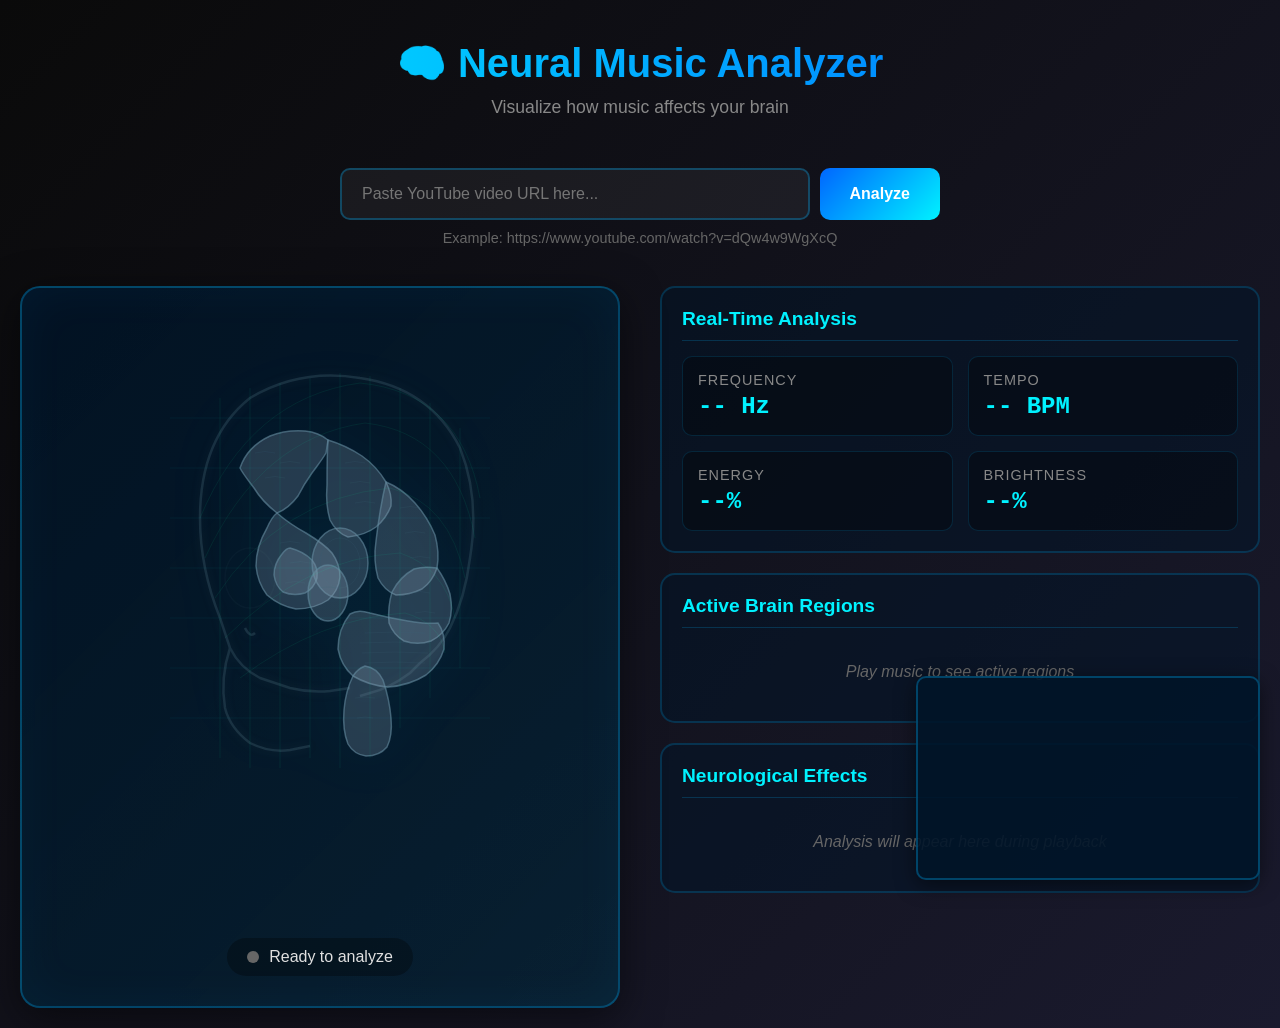
<file: music-neuro-app/index.html>
<!DOCTYPE html>
<html lang="en">
<head>
    <meta charset="UTF-8">
    <meta name="viewport" content="width=device-width, initial-scale=1.0">
    <title>Neural Music Analyzer</title>
    <link rel="stylesheet" href="styles.css">
</head>
<body>
    <div class="container">
        <header>
            <h1>🧠 Neural Music Analyzer</h1>
            <p class="subtitle">Visualize how music affects your brain</p>
        </header>

        <div class="input-section">
            <div class="input-group">
                <input type="text" id="youtube-url" placeholder="Paste YouTube video URL here..." />
                <button id="analyze-btn">Analyze</button>
            </div>
            <p class="hint">Example: https://www.youtube.com/watch?v=dQw4w9WgXcQ</p>
        </div>

        <div class="main-content">
            <!-- Brain Visualization - Side Profile -->
            <div class="brain-container">
                <svg id="brain-svg" viewBox="0 0 500 600" xmlns="http://www.w3.org/2000/svg">
                    <!-- Define gradients for 3D effect -->
                    <defs>
                        <radialGradient id="skullGradient">
                            <stop offset="0%" style="stop-color:#3a3a3a;stop-opacity:0.3" />
                            <stop offset="100%" style="stop-color:#1a1a1a;stop-opacity:0.5" />
                        </radialGradient>

                        <linearGradient id="brainGradient" x1="0%" y1="0%" x2="100%" y2="100%">
                            <stop offset="0%" style="stop-color:#004466;stop-opacity:0.2" />
                            <stop offset="100%" style="stop-color:#001122;stop-opacity:0.4" />
                        </linearGradient>

                        <!-- Glow filters for active regions -->
                        <filter id="glow-low">
                            <feGaussianBlur stdDeviation="3" result="coloredBlur"/>
                            <feMerge>
                                <feMergeNode in="coloredBlur"/>
                                <feMergeNode in="SourceGraphic"/>
                            </feMerge>
                        </filter>

                        <filter id="glow-medium">
                            <feGaussianBlur stdDeviation="5" result="coloredBlur"/>
                            <feMerge>
                                <feMergeNode in="coloredBlur"/>
                                <feMergeNode in="SourceGraphic"/>
                            </feMerge>
                        </filter>

                        <filter id="glow-high">
                            <feGaussianBlur stdDeviation="8" result="coloredBlur"/>
                            <feMerge>
                                <feMergeNode in="coloredBlur"/>
                                <feMergeNode in="SourceGraphic"/>
                            </feMerge>
                        </filter>
                    </defs>

                    <!-- Skull Outline - Side Profile -->
                    <g id="skull-structure" opacity="0.4">
                        <!-- Main cranium -->
                        <path class="skull-bone"
                              d="M 150 300
                                 Q 130 250 130 200
                                 Q 130 120 180 80
                                 Q 230 50 290 60
                                 Q 360 70 390 130
                                 Q 410 180 400 240
                                 Q 395 280 380 310
                                 Q 370 330 350 345
                                 L 340 355
                                 Q 320 370 300 375
                                 L 290 378"
                              fill="none" stroke="#2a4a5a" stroke-width="2.5"/>

                        <!-- Facial structure -->
                        <path class="skull-bone"
                              d="M 150 300
                                 L 160 330
                                 Q 170 350 190 360
                                 L 220 370
                                 Q 240 375 260 373
                                 L 280 370"
                              fill="none" stroke="#2a4a5a" stroke-width="2"/>

                        <!-- Jaw -->
                        <path class="skull-bone"
                              d="M 160 330
                                 Q 150 360 155 390
                                 Q 160 410 180 425
                                 Q 200 435 220 432
                                 L 240 428"
                              fill="none" stroke="#2a4a5a" stroke-width="2"/>

                        <!-- Eye socket -->
                        <ellipse cx="180" cy="260" rx="25" ry="30"
                                 fill="none" stroke="#2a4a5a" stroke-width="1.5" opacity="0.3"/>

                        <!-- Nasal cavity -->
                        <path class="skull-bone"
                              d="M 175 310 Q 180 320 185 315"
                              fill="none" stroke="#2a4a5a" stroke-width="1.5"/>
                    </g>

                    <!-- Brain Structure - Detailed Realistic Side Profile -->
                    <g id="brain-structure">
                        <!-- Frontal Lobe with gyri (folding) details -->
                        <g id="prefrontal-cortex-group" class="brain-region-group">
                            <path id="prefrontal-cortex" class="brain-region brain-tissue"
                                  d="M 170 150
                                     C 175 135, 185 125, 200 118
                                     C 210 114, 222 112, 235 113
                                     C 245 114, 252 117, 258 122
                                     L 256 135
                                     C 252 142, 247 148, 242 155
                                     C 237 162, 232 170, 228 178
                                     C 222 186, 215 192, 207 195
                                     C 198 188, 190 180, 184 170
                                     C 178 162, 173 156, 170 150 Z"
                                  data-region="Prefrontal Cortex"
                                  data-function="Musical anticipation, emotional regulation & decision-making"/>
                            <!-- Gyri details (folds) -->
                            <path class="brain-fold" d="M 185 135 Q 195 132 205 135" stroke="#1a3a4a" stroke-width="1" fill="none" opacity="0.6"/>
                            <path class="brain-fold" d="M 210 145 Q 220 142 230 145" stroke="#1a3a4a" stroke-width="1" fill="none" opacity="0.6"/>
                            <path class="brain-fold" d="M 195 160 Q 205 157 215 160" stroke="#1a3a4a" stroke-width="1" fill="none" opacity="0.6"/>
                        </g>

                        <!-- Motor Cortex with realistic folds -->
                        <g id="motor-cortex-group" class="brain-region-group">
                            <path id="motor-cortex" class="brain-region brain-tissue"
                                  d="M 258 122
                                     C 268 125, 280 130, 292 138
                                     C 302 145, 310 154, 316 164
                                     C 320 172, 322 180, 321 188
                                     C 318 196, 313 203, 306 209
                                     C 298 215, 288 218, 278 219
                                     C 270 216, 264 210, 260 202
                                     C 257 192, 256 180, 257 167
                                     C 257 152, 257 137, 258 122 Z"
                                  data-region="Motor Cortex"
                                  data-function="Rhythm processing, beat tracking & movement impulses"/>
                            <path class="brain-fold" d="M 275 145 Q 285 142 295 145" stroke="#1a3a4a" stroke-width="1" fill="none" opacity="0.6"/>
                            <path class="brain-fold" d="M 280 165 Q 290 162 300 165" stroke="#1a3a4a" stroke-width="1" fill="none" opacity="0.6"/>
                            <path class="brain-fold" d="M 285 185 Q 295 182 305 185" stroke="#1a3a4a" stroke-width="1" fill="none" opacity="0.6"/>
                        </g>

                        <!-- Parietal Lobe -->
                        <g id="parietal-lobe-group" class="brain-region-group">
                            <path id="parietal-lobe" class="brain-region brain-tissue"
                                  d="M 316 164
                                     C 326 168, 336 175, 345 185
                                     C 353 194, 360 205, 365 217
                                     C 368 228, 369 239, 367 250
                                     C 364 259, 359 266, 352 271
                                     C 344 275, 335 277, 326 277
                                     C 318 274, 312 268, 308 260
                                     C 305 249, 304 236, 306 223
                                     C 308 206, 311 185, 316 164 Z"
                                  data-region="Parietal Lobe"
                                  data-function="Spatial awareness & sensory integration"/>
                            <path class="brain-fold" d="M 330 190 Q 340 187 350 190" stroke="#1a3a4a" stroke-width="1" fill="none" opacity="0.6"/>
                            <path class="brain-fold" d="M 335 215 Q 345 212 355 215" stroke="#1a3a4a" stroke-width="1" fill="none" opacity="0.6"/>
                            <path class="brain-fold" d="M 340 240 Q 350 237 360 240" stroke="#1a3a4a" stroke-width="1" fill="none" opacity="0.6"/>
                        </g>

                        <!-- Occipital Lobe / Visual Cortex -->
                        <g id="visual-cortex-group" class="brain-region-group">
                            <path id="visual-cortex" class="brain-region brain-tissue"
                                  d="M 367 250
                                     C 372 257, 377 266, 380 276
                                     C 382 286, 382 296, 379 305
                                     C 375 313, 369 319, 361 323
                                     C 352 326, 343 326, 334 323
                                     C 327 319, 322 313, 319 305
                                     C 318 295, 319 284, 322 274
                                     C 327 264, 335 256, 344 251
                                     C 351 249, 359 249, 367 250 Z"
                                  data-region="Visual Cortex"
                                  data-function="Pattern recognition & musical imagery"/>
                            <path class="brain-fold" d="M 340 275 Q 350 272 360 275" stroke="#1a3a4a" stroke-width="1" fill="none" opacity="0.6"/>
                            <path class="brain-fold" d="M 345 295 Q 355 292 365 295" stroke="#1a3a4a" stroke-width="1" fill="none" opacity="0.6"/>
                        </g>

                        <!-- Temporal Lobe with detailed structure -->
                        <g id="temporal-lobe-group" class="brain-region-group">
                            <path id="temporal-lobe" class="brain-region brain-tissue"
                                  d="M 207 195
                                     C 215 202, 225 209, 236 215
                                     C 246 221, 255 227, 262 235
                                     C 267 242, 270 250, 270 259
                                     C 269 268, 265 276, 258 282
                                     C 249 288, 238 291, 226 291
                                     C 215 289, 205 284, 197 277
                                     C 191 269, 187 259, 186 248
                                     C 186 235, 190 222, 197 210
                                     C 200 203, 203 198, 207 195 Z"
                                  data-region="Temporal Lobe"
                                  data-function="Musical memory, recognition & language processing"/>
                            <path class="brain-fold" d="M 210 225 Q 220 222 230 225" stroke="#1a3a4a" stroke-width="1" fill="none" opacity="0.6"/>
                            <path class="brain-fold" d="M 220 245 Q 230 242 240 245" stroke="#1a3a4a" stroke-width="1" fill="none" opacity="0.6"/>
                            <path class="brain-fold" d="M 215 265 Q 225 262 235 265" stroke="#1a3a4a" stroke-width="1" fill="none" opacity="0.6"/>
                        </g>

                        <!-- Auditory Cortex (inside temporal lobe) -->
                        <g id="auditory-cortex-group" class="brain-region-group">
                            <path id="auditory-cortex" class="brain-region brain-tissue"
                                  d="M 220 230
                                     C 228 232, 236 236, 242 242
                                     C 246 247, 248 253, 247 260
                                     C 245 267, 241 272, 235 275
                                     C 228 277, 220 277, 213 274
                                     C 208 270, 205 264, 204 257
                                     C 204 249, 207 242, 212 236
                                     C 215 232, 217 230, 220 230 Z"
                                  data-region="Auditory Cortex"
                                  data-function="Sound processing, pitch, melody & timbre analysis"/>
                            <path class="brain-fold" d="M 218 245 Q 225 243 232 245" stroke="#1a3a4a" stroke-width="0.8" fill="none" opacity="0.7"/>
                            <path class="brain-fold" d="M 220 258 Q 227 256 234 258" stroke="#1a3a4a" stroke-width="0.8" fill="none" opacity="0.7"/>
                        </g>

                        <!-- Limbic System (deep structure) -->
                        <g id="limbic-system-group" class="brain-region-group">
                            <ellipse id="limbic-system" class="brain-region brain-tissue"
                                     cx="270" cy="245" rx="28" ry="35"
                                     data-region="Limbic System"
                                     data-function="Emotional response, pleasure & reward processing"/>
                            <ellipse class="brain-fold" cx="270" cy="245" rx="20" ry="25" fill="none" stroke="#1a3a4a" stroke-width="0.8" opacity="0.5"/>
                        </g>

                        <!-- Cerebellum with characteristic folds -->
                        <g id="cerebellum-group" class="brain-region-group">
                            <path id="cerebellum" class="brain-region brain-tissue"
                                  d="M 300 295
                                     C 312 298, 325 301, 338 303
                                     C 349 305, 359 306, 368 305
                                     C 373 312, 375 321, 374 331
                                     C 371 341, 365 350, 356 357
                                     C 345 364, 332 368, 318 369
                                     C 305 368, 293 364, 283 358
                                     C 275 351, 270 342, 268 331
                                     C 268 319, 272 306, 280 296
                                     C 287 292, 293 293, 300 295 Z"
                                  data-region="Cerebellum"
                                  data-function="Timing precision, beat tracking & motor coordination"/>
                            <!-- Distinctive parallel folds of cerebellum -->
                            <path class="brain-fold" d="M 295 315 Q 325 313 355 315" stroke="#1a3a4a" stroke-width="0.8" fill="none" opacity="0.7"/>
                            <path class="brain-fold" d="M 290 325 Q 325 323 360 325" stroke="#1a3a4a" stroke-width="0.8" fill="none" opacity="0.7"/>
                            <path class="brain-fold" d="M 292 335 Q 325 333 358 335" stroke="#1a3a4a" stroke-width="0.8" fill="none" opacity="0.7"/>
                            <path class="brain-fold" d="M 295 345 Q 325 343 355 345" stroke="#1a3a4a" stroke-width="0.8" fill="none" opacity="0.7"/>
                        </g>

                        <!-- Brain Stem -->
                        <g id="brainstem-group" class="brain-region-group">
                            <path id="brainstem" class="brain-region brain-tissue"
                                  d="M 283 358
                                     C 278 368, 275 380, 274 392
                                     C 273 404, 274 416, 278 426
                                     C 282 433, 288 437, 296 438
                                     C 304 438, 312 435, 317 429
                                     C 321 421, 322 411, 321 400
                                     C 320 387, 317 374, 313 362
                                     C 309 354, 303 349, 295 348
                                     C 290 350, 286 353, 283 358 Z"
                                  data-region="Brain Stem"
                                  data-function="Arousal, attention & autonomic responses"/>
                            <path class="brain-fold" d="M 285 380 Q 295 378 305 380" stroke="#1a3a4a" stroke-width="0.8" fill="none" opacity="0.6"/>
                            <path class="brain-fold" d="M 287 400 Q 295 398 303 400" stroke="#1a3a4a" stroke-width="0.8" fill="none" opacity="0.6"/>
                        </g>

                        <!-- Hippocampus (deep structure) -->
                        <g id="hippocampus-group" class="brain-region-group">
                            <ellipse id="hippocampus" class="brain-region brain-tissue"
                                     cx="258" cy="275" rx="20" ry="28"
                                     data-region="Hippocampus"
                                     data-function="Memory formation & emotional associations"/>
                            <path class="brain-fold" d="M 248 270 Q 258 268 268 270" stroke="#1a3a4a" stroke-width="0.6" fill="none" opacity="0.5"/>
                        </g>
                    </g>

                    <!-- Wireframe overlay for high-tech effect -->
                    <g id="wireframe-overlay" opacity="0.25">
                        <!-- Vertical lines -->
                        <line x1="150" y1="80" x2="150" y2="440" stroke="#00ffaa" stroke-width="0.3"/>
                        <line x1="180" y1="70" x2="180" y2="450" stroke="#00ffaa" stroke-width="0.3"/>
                        <line x1="210" y1="65" x2="210" y2="450" stroke="#00ffaa" stroke-width="0.3"/>
                        <line x1="240" y1="60" x2="240" y2="440" stroke="#00ffaa" stroke-width="0.3"/>
                        <line x1="270" y1="55" x2="270" y2="450" stroke="#00ffaa" stroke-width="0.3"/>
                        <line x1="300" y1="58" x2="300" y2="440" stroke="#00ffaa" stroke-width="0.3"/>
                        <line x1="330" y1="70" x2="330" y2="410" stroke="#00ffaa" stroke-width="0.3"/>
                        <line x1="360" y1="85" x2="360" y2="380" stroke="#00ffaa" stroke-width="0.3"/>
                        <line x1="390" y1="110" x2="390" y2="350" stroke="#00ffaa" stroke-width="0.3"/>

                        <!-- Curved lines following skull contour -->
                        <path d="M 130 200 Q 180 80, 290 65 Q 390 75, 410 180"
                              stroke="#00ffaa" stroke-width="0.3" fill="none"/>
                        <path d="M 135 240 Q 190 120, 295 105 Q 385 115, 405 220"
                              stroke="#00ffaa" stroke-width="0.3" fill="none"/>
                        <path d="M 145 280 Q 210 180, 320 170 Q 380 185, 395 260"
                              stroke="#00ffaa" stroke-width="0.3" fill="none"/>
                        <path d="M 155 320 Q 235 240, 330 235 Q 375 250, 385 300"
                              stroke="#00ffaa" stroke-width="0.3" fill="none"/>
                        <path d="M 170 360 Q 250 300, 335 295 Q 370 305, 375 335"
                              stroke="#00ffaa" stroke-width="0.3" fill="none"/>
                    </g>

                    <!-- Scan lines for high-tech effect -->
                    <g id="scan-lines" opacity="0.1">
                        <line x1="100" y1="100" x2="420" y2="100" stroke="#00ffff" stroke-width="0.5"/>
                        <line x1="100" y1="150" x2="420" y2="150" stroke="#00ffff" stroke-width="0.5"/>
                        <line x1="100" y1="200" x2="420" y2="200" stroke="#00ffff" stroke-width="0.5"/>
                        <line x1="100" y1="250" x2="420" y2="250" stroke="#00ffff" stroke-width="0.5"/>
                        <line x1="100" y1="300" x2="420" y2="300" stroke="#00ffff" stroke-width="0.5"/>
                        <line x1="100" y1="350" x2="420" y2="350" stroke="#00ffff" stroke-width="0.5"/>
                        <line x1="100" y1="400" x2="420" y2="400" stroke="#00ffff" stroke-width="0.5"/>
                    </g>
                </svg>

                <div class="audio-status" id="audio-status">
                    <div class="status-indicator"></div>
                    <span>Ready to analyze</span>
                </div>
            </div>

            <!-- Info Panel -->
            <div class="info-panel">
                <div class="analysis-display">
                    <h3>Real-Time Analysis</h3>
                    <div class="metric-grid">
                        <div class="metric">
                            <span class="metric-label">Frequency</span>
                            <span class="metric-value" id="frequency-value">-- Hz</span>
                        </div>
                        <div class="metric">
                            <span class="metric-label">Tempo</span>
                            <span class="metric-value" id="tempo-value">-- BPM</span>
                        </div>
                        <div class="metric">
                            <span class="metric-label">Energy</span>
                            <span class="metric-value" id="energy-value">--%</span>
                        </div>
                        <div class="metric">
                            <span class="metric-label">Brightness</span>
                            <span class="metric-value" id="brightness-value">--%</span>
                        </div>
                    </div>
                </div>

                <div class="active-regions">
                    <h3>Active Brain Regions</h3>
                    <div id="region-list" class="region-list">
                        <p class="placeholder">Play music to see active regions</p>
                    </div>
                </div>

                <div class="neurological-effects">
                    <h3>Neurological Effects</h3>
                    <div id="effects-list" class="effects-list">
                        <p class="placeholder">Analysis will appear here during playback</p>
                    </div>
                </div>
            </div>
        </div>

        <!-- YouTube Player - Small but visible for audio -->
        <div id="player-container">
            <div id="player"></div>
        </div>
    </div>

    <!-- Load YouTube IFrame API -->
    <script src="https://www.youtube.com/iframe_api"></script>
    <script src="audio-analyzer.js"></script>
    <script src="brain-visualizer.js"></script>
    <script src="app.js"></script>
</body>
</html>
</file>
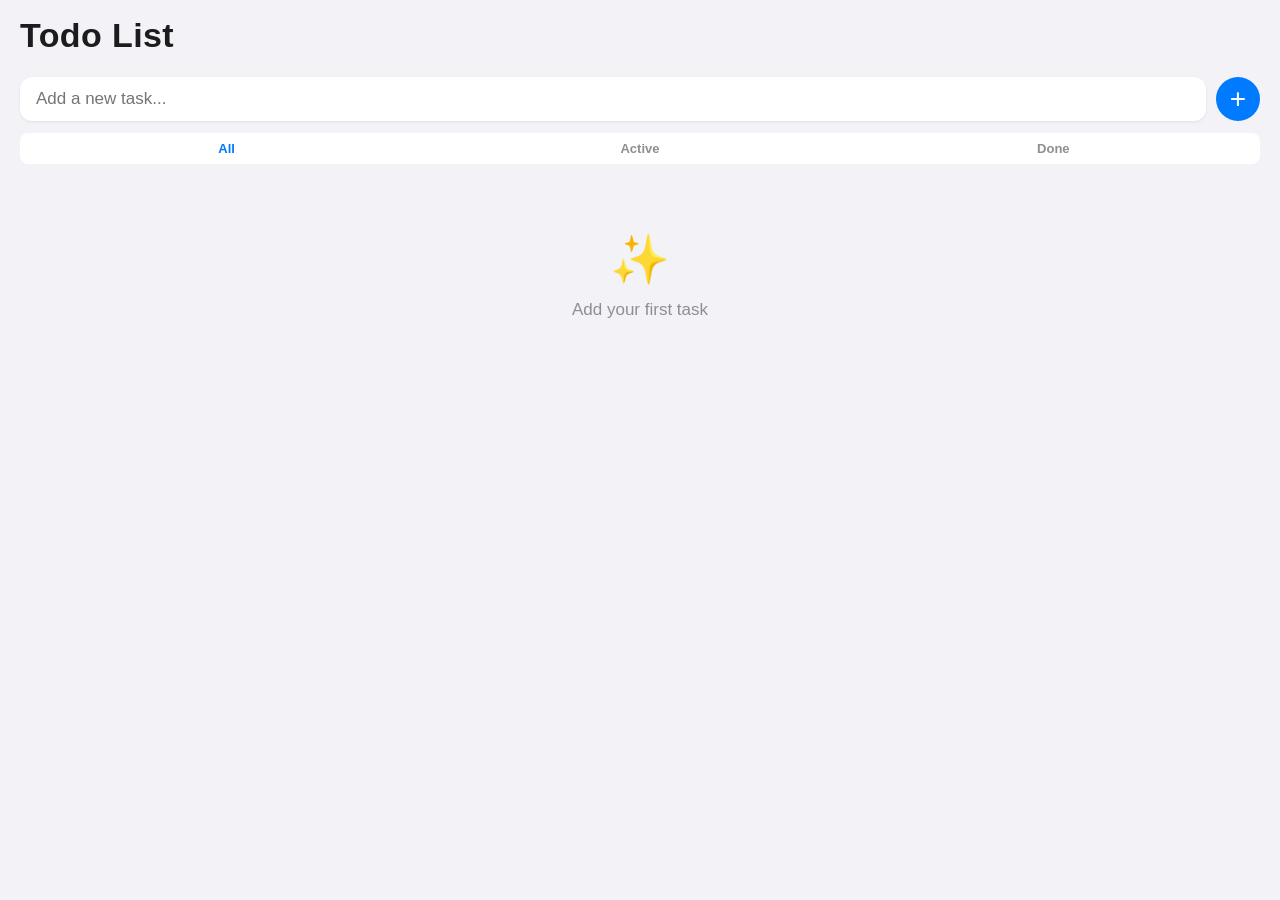
<file: todo-app/index.html>
<!DOCTYPE html>
<html lang="en">
<head>
  <meta charset="UTF-8">
  <meta name="viewport" content="width=device-width, initial-scale=1.0, user-scalable=no, viewport-fit=cover">
  <meta name="apple-mobile-web-app-capable" content="yes">
  <meta name="apple-mobile-web-app-status-bar-style" content="black-translucent">
  <meta name="apple-mobile-web-app-title" content="Todo">
  <title>Todo List</title>
  <style>
    :root {
      --bg: #f2f2f7;
      --card: #ffffff;
      --accent: #007aff;
      --red: #ff3b30;
      --green: #34c759;
      --text: #1c1c1e;
      --secondary: #8e8e93;
      --separator: #c6c6c8;
      --safe-top: env(safe-area-inset-top, 20px);
      --safe-bottom: env(safe-area-inset-bottom, 0px);
    }

    @media (prefers-color-scheme: dark) {
      :root {
        --bg: #000000;
        --card: #1c1c1e;
        --text: #ffffff;
        --secondary: #98989d;
        --separator: #38383a;
      }
    }

    * {
      margin: 0;
      padding: 0;
      box-sizing: border-box;
      -webkit-tap-highlight-color: transparent;
    }

    body {
      font-family: -apple-system, BlinkMacSystemFont, 'SF Pro Text', 'Helvetica Neue', sans-serif;
      background: var(--bg);
      color: var(--text);
      min-height: 100vh;
      min-height: 100dvh;
      padding-top: var(--safe-top);
      padding-bottom: var(--safe-bottom);
      overscroll-behavior: none;
    }

    .header {
      padding: 16px 20px 8px;
    }

    .header h1 {
      font-size: 34px;
      font-weight: 700;
      letter-spacing: 0.4px;
    }

    .header .count {
      font-size: 15px;
      color: var(--secondary);
      margin-top: 2px;
    }

    .add-bar {
      display: flex;
      gap: 10px;
      padding: 12px 20px;
      position: sticky;
      top: 0;
      background: var(--bg);
      z-index: 10;
    }

    .add-bar input {
      flex: 1;
      padding: 10px 16px;
      border-radius: 12px;
      border: none;
      background: var(--card);
      color: var(--text);
      font-size: 17px;
      font-family: inherit;
      outline: none;
      box-shadow: 0 1px 3px rgba(0,0,0,0.08);
    }

    .add-bar button {
      width: 44px;
      height: 44px;
      border-radius: 22px;
      border: none;
      background: var(--accent);
      color: white;
      font-size: 28px;
      font-weight: 300;
      cursor: pointer;
      display: flex;
      align-items: center;
      justify-content: center;
      flex-shrink: 0;
      transition: transform 0.1s;
    }

    .add-bar button:active {
      transform: scale(0.92);
    }

    .todo-list {
      padding: 0 20px 100px;
    }

    .todo-item {
      display: flex;
      align-items: center;
      gap: 14px;
      padding: 14px 16px;
      background: var(--card);
      margin-bottom: 2px;
      transition: opacity 0.3s, transform 0.3s;
      position: relative;
      overflow: hidden;
    }

    .todo-item:first-child {
      border-radius: 12px 12px 0 0;
    }

    .todo-item:last-child {
      border-radius: 0 0 12px 12px;
      margin-bottom: 16px;
    }

    .todo-item:only-child {
      border-radius: 12px;
    }

    .todo-item:not(:last-child)::after {
      content: '';
      position: absolute;
      bottom: 0;
      left: 60px;
      right: 0;
      height: 0.5px;
      background: var(--separator);
    }

    .todo-item.completed .todo-text {
      text-decoration: line-through;
      color: var(--secondary);
    }

    .checkbox {
      width: 24px;
      height: 24px;
      border-radius: 12px;
      border: 2px solid var(--separator);
      flex-shrink: 0;
      cursor: pointer;
      display: flex;
      align-items: center;
      justify-content: center;
      transition: all 0.2s;
    }

    .completed .checkbox {
      background: var(--green);
      border-color: var(--green);
    }

    .completed .checkbox::after {
      content: '✓';
      color: white;
      font-size: 14px;
      font-weight: 600;
    }

    .todo-text {
      flex: 1;
      font-size: 17px;
      line-height: 1.3;
      word-break: break-word;
    }

    .delete-btn {
      width: 28px;
      height: 28px;
      border-radius: 14px;
      border: none;
      background: transparent;
      color: var(--red);
      font-size: 20px;
      cursor: pointer;
      display: flex;
      align-items: center;
      justify-content: center;
      opacity: 0;
      transition: opacity 0.2s;
      flex-shrink: 0;
    }

    .todo-item:hover .delete-btn,
    .todo-item:active .delete-btn {
      opacity: 1;
    }

    @media (pointer: coarse) {
      .delete-btn {
        opacity: 0.6;
      }
    }

    .empty {
      text-align: center;
      padding: 60px 20px;
      color: var(--secondary);
    }

    .empty .icon {
      font-size: 48px;
      margin-bottom: 12px;
    }

    .empty p {
      font-size: 17px;
    }

    .removing {
      opacity: 0;
      transform: translateX(-100%);
    }

    .filters {
      display: flex;
      gap: 0;
      padding: 0 20px 8px;
    }

    .filters button {
      flex: 1;
      padding: 8px;
      border: none;
      background: var(--card);
      color: var(--secondary);
      font-size: 13px;
      font-weight: 600;
      font-family: inherit;
      cursor: pointer;
      transition: color 0.2s;
    }

    .filters button:first-child { border-radius: 8px 0 0 8px; }
    .filters button:last-child { border-radius: 0 8px 8px 0; }

    .filters button.active {
      color: var(--accent);
      background: var(--card);
    }
  </style>
</head>
<body>
  <div class="header">
    <h1>Todo List</h1>
    <div class="count" id="count"></div>
  </div>

  <div class="add-bar">
    <input type="text" id="input" placeholder="Add a new task..." autocomplete="off">
    <button id="addBtn" aria-label="Add task">+</button>
  </div>

  <div class="filters">
    <button class="active" data-filter="all">All</button>
    <button data-filter="active">Active</button>
    <button data-filter="done">Done</button>
  </div>

  <div class="todo-list" id="list"></div>

  <script>
    const input = document.getElementById('input');
    const list = document.getElementById('list');
    const countEl = document.getElementById('count');
    let todos = JSON.parse(localStorage.getItem('todos') || '[]');
    let filter = 'all';

    function save() {
      localStorage.setItem('todos', JSON.stringify(todos));
    }

    function render() {
      const filtered = todos.filter(t => {
        if (filter === 'active') return !t.done;
        if (filter === 'done') return t.done;
        return true;
      });

      const active = todos.filter(t => !t.done).length;
      const total = todos.length;
      countEl.textContent = total === 0 ? '' : `${active} remaining out of ${total}`;

      if (filtered.length === 0) {
        list.innerHTML = `
          <div class="empty">
            <div class="icon">${filter === 'done' ? '🎯' : '✨'}</div>
            <p>${filter === 'done' ? 'No completed tasks yet' : filter === 'active' ? 'All done!' : 'Add your first task'}</p>
          </div>`;
        return;
      }

      list.innerHTML = filtered.map((t, i) => {
        const realIndex = todos.indexOf(t);
        return `
          <div class="todo-item ${t.done ? 'completed' : ''}" data-index="${realIndex}">
            <div class="checkbox" onclick="toggle(${realIndex})"></div>
            <span class="todo-text">${escapeHtml(t.text)}</span>
            <button class="delete-btn" onclick="remove(${realIndex})" aria-label="Delete">×</button>
          </div>`;
      }).join('');
    }

    function escapeHtml(str) {
      const div = document.createElement('div');
      div.textContent = str;
      return div.innerHTML;
    }

    function addTodo() {
      const text = input.value.trim();
      if (!text) return;
      todos.unshift({ text, done: false, id: Date.now() });
      input.value = '';
      save();
      render();
    }

    function toggle(index) {
      todos[index].done = !todos[index].done;
      save();
      render();
    }

    function remove(index) {
      const item = list.querySelector(`[data-index="${index}"]`);
      if (item) {
        item.classList.add('removing');
        setTimeout(() => {
          todos.splice(index, 1);
          save();
          render();
        }, 300);
      }
    }

    document.getElementById('addBtn').addEventListener('click', addTodo);
    input.addEventListener('keydown', e => {
      if (e.key === 'Enter') addTodo();
    });

    document.querySelectorAll('.filters button').forEach(btn => {
      btn.addEventListener('click', () => {
        document.querySelector('.filters .active').classList.remove('active');
        btn.classList.add('active');
        filter = btn.dataset.filter;
        render();
      });
    });

    render();
  </script>
</body>
</html>
</file>
<file: music-neuro-app/styles.css>
* {
    margin: 0;
    padding: 0;
    box-sizing: border-box;
}

body {
    font-family: 'Segoe UI', Tahoma, Geneva, Verdana, sans-serif;
    background: linear-gradient(135deg, #0a0a0a 0%, #1a1a2e 100%);
    color: #e0e0e0;
    min-height: 100vh;
    padding: 20px;
}

.container {
    max-width: 1400px;
    margin: 0 auto;
}

header {
    text-align: center;
    margin-bottom: 30px;
    padding: 20px;
}

h1 {
    font-size: 2.5em;
    background: linear-gradient(90deg, #00f2ff, #0066ff);
    -webkit-background-clip: text;
    -webkit-text-fill-color: transparent;
    background-clip: text;
    margin-bottom: 10px;
}

.subtitle {
    color: #888;
    font-size: 1.1em;
}

/* Input Section */
.input-section {
    text-align: center;
    margin-bottom: 40px;
}

.input-group {
    display: flex;
    gap: 10px;
    max-width: 600px;
    margin: 0 auto 10px;
}

#youtube-url {
    flex: 1;
    padding: 15px 20px;
    background: rgba(255, 255, 255, 0.05);
    border: 2px solid rgba(0, 180, 255, 0.3);
    border-radius: 10px;
    color: #fff;
    font-size: 1em;
    transition: all 0.3s;
}

#youtube-url:focus {
    outline: none;
    border-color: rgba(0, 180, 255, 0.8);
    background: rgba(255, 255, 255, 0.08);
}

#analyze-btn {
    padding: 15px 30px;
    background: linear-gradient(135deg, #0066ff, #00f2ff);
    border: none;
    border-radius: 10px;
    color: white;
    font-size: 1em;
    font-weight: bold;
    cursor: pointer;
    transition: transform 0.2s, box-shadow 0.3s;
}

#analyze-btn:hover {
    transform: translateY(-2px);
    box-shadow: 0 5px 20px rgba(0, 180, 255, 0.4);
}

#analyze-btn:active {
    transform: translateY(0);
}

.hint {
    color: #666;
    font-size: 0.9em;
}

/* Main Content */
.main-content {
    display: grid;
    grid-template-columns: 1fr 1fr;
    gap: 40px;
    margin-top: 30px;
}

@media (max-width: 1024px) {
    .main-content {
        grid-template-columns: 1fr;
    }
}

/* Brain Container */
.brain-container {
    background: linear-gradient(135deg, rgba(0, 20, 40, 0.8), rgba(0, 40, 60, 0.6));
    border: 2px solid rgba(0, 180, 255, 0.3);
    border-radius: 20px;
    padding: 30px;
    display: flex;
    flex-direction: column;
    align-items: center;
    position: relative;
    box-shadow:
        inset 0 0 50px rgba(0, 180, 255, 0.05),
        0 10px 40px rgba(0, 0, 0, 0.5);
}

#brain-svg {
    width: 100%;
    max-width: 500px;
    filter: drop-shadow(0 0 30px rgba(0, 180, 255, 0.15));
}

/* Skull styling */
.skull-bone {
    stroke: #3a5a6a;
    stroke-width: 2.5;
    fill: none;
    filter: drop-shadow(0 0 5px rgba(58, 90, 106, 0.5));
}

/* Brain Tissue - Realistic rendering */
.brain-tissue {
    fill: url(#brainGradient);
    fill: rgba(140, 160, 180, 0.25);
    stroke: rgba(100, 140, 160, 0.6);
    stroke-width: 1.5;
    transition: all 0.5s ease;
    cursor: pointer;
}

.brain-fold {
    stroke: rgba(60, 100, 120, 0.4);
    stroke-width: 0.8;
    fill: none;
    opacity: 0.5;
}

.brain-region-group:hover .brain-tissue {
    fill: rgba(160, 190, 210, 0.35);
    stroke: rgba(120, 180, 200, 0.8);
    stroke-width: 2;
    filter: drop-shadow(0 0 8px rgba(100, 200, 255, 0.5));
}

.brain-region {
    transition: all 0.4s ease;
}

.brain-region:hover {
    filter: drop-shadow(0 0 10px rgba(0, 220, 255, 0.7));
}

/* Active brain region - glowing effect */
.brain-region-group.active .brain-tissue,
.brain-region.active {
    fill: rgba(0, 230, 255, 0.55);
    stroke: rgba(0, 255, 255, 1);
    stroke-width: 2.8;
    filter: drop-shadow(0 0 15px rgba(0, 230, 255, 1))
            drop-shadow(0 0 30px rgba(0, 230, 255, 0.7))
            drop-shadow(0 0 45px rgba(0, 200, 255, 0.4));
    animation: pulse 1.5s ease-in-out infinite;
}

.brain-region-group.active .brain-fold {
    stroke: rgba(0, 255, 255, 0.8);
    opacity: 0.9;
}

/* Different intensity levels for brain activity */
.brain-region-group.active-low .brain-tissue,
.brain-region.active-low {
    fill: rgba(0, 200, 255, 0.35);
    stroke: rgba(0, 220, 255, 0.85);
    stroke-width: 2.2;
    filter: drop-shadow(0 0 10px rgba(0, 200, 255, 0.8))
            drop-shadow(0 0 20px rgba(0, 200, 255, 0.5))
            drop-shadow(0 0 30px rgba(0, 180, 255, 0.3));
    animation: pulse-low 2s ease-in-out infinite;
}

.brain-region-group.active-low .brain-fold {
    stroke: rgba(0, 220, 255, 0.7);
    opacity: 0.8;
}

.brain-region-group.active-medium .brain-tissue,
.brain-region.active-medium {
    fill: rgba(0, 240, 255, 0.45);
    stroke: rgba(0, 255, 255, 0.95);
    stroke-width: 2.5;
    filter: drop-shadow(0 0 12px rgba(0, 240, 255, 0.9))
            drop-shadow(0 0 25px rgba(0, 240, 255, 0.6))
            drop-shadow(0 0 38px rgba(0, 200, 255, 0.4));
    animation: pulse-medium 1.5s ease-in-out infinite;
}

.brain-region-group.active-medium .brain-fold {
    stroke: rgba(0, 255, 255, 0.8);
    opacity: 0.85;
}

.brain-region-group.active-high .brain-tissue,
.brain-region.active-high {
    fill: rgba(255, 140, 0, 0.65);
    stroke: rgba(255, 200, 0, 1);
    stroke-width: 3.2;
    filter: drop-shadow(0 0 18px rgba(255, 140, 0, 1))
            drop-shadow(0 0 35px rgba(255, 140, 0, 0.8))
            drop-shadow(0 0 50px rgba(255, 100, 0, 0.6));
    animation: pulse-intense 1s ease-in-out infinite;
}

.brain-region-group.active-high .brain-fold {
    stroke: rgba(255, 200, 0, 0.9);
    opacity: 1;
}

@keyframes pulse {
    0%, 100% {
        opacity: 1;
    }
    50% {
        opacity: 0.75;
    }
}

@keyframes pulse-low {
    0%, 100% {
        opacity: 1;
    }
    50% {
        opacity: 0.7;
    }
}

@keyframes pulse-medium {
    0%, 100% {
        opacity: 1;
        filter: drop-shadow(0 0 12px rgba(0, 220, 255, 0.85))
               drop-shadow(0 0 22px rgba(0, 220, 255, 0.5));
    }
    50% {
        opacity: 0.8;
        filter: drop-shadow(0 0 18px rgba(0, 220, 255, 0.95))
               drop-shadow(0 0 30px rgba(0, 220, 255, 0.6));
    }
}

@keyframes pulse-intense {
    0%, 100% {
        opacity: 1;
        filter: drop-shadow(0 0 15px rgba(255, 120, 0, 1))
               drop-shadow(0 0 30px rgba(255, 120, 0, 0.7))
               drop-shadow(0 0 45px rgba(255, 80, 0, 0.5));
    }
    50% {
        opacity: 0.85;
        filter: drop-shadow(0 0 20px rgba(255, 140, 0, 1))
               drop-shadow(0 0 40px rgba(255, 120, 0, 0.8))
               drop-shadow(0 0 60px rgba(255, 80, 0, 0.6));
    }
}

/* Audio Status */
.audio-status {
    margin-top: 20px;
    display: flex;
    align-items: center;
    gap: 10px;
    padding: 10px 20px;
    background: rgba(0, 0, 0, 0.3);
    border-radius: 20px;
}

.status-indicator {
    width: 12px;
    height: 12px;
    border-radius: 50%;
    background: #666;
    transition: all 0.3s;
}

.status-indicator.playing {
    background: #00ff88;
    box-shadow: 0 0 10px #00ff88;
    animation: blink 2s ease-in-out infinite;
}

@keyframes blink {
    0%, 100% { opacity: 1; }
    50% { opacity: 0.5; }
}

/* Info Panel */
.info-panel {
    display: flex;
    flex-direction: column;
    gap: 20px;
}

.analysis-display,
.active-regions,
.neurological-effects {
    background: rgba(0, 20, 40, 0.5);
    border: 2px solid rgba(0, 180, 255, 0.2);
    border-radius: 15px;
    padding: 20px;
}

h3 {
    color: #00f2ff;
    margin-bottom: 15px;
    font-size: 1.2em;
    border-bottom: 1px solid rgba(0, 180, 255, 0.2);
    padding-bottom: 10px;
}

/* Metrics Grid */
.metric-grid {
    display: grid;
    grid-template-columns: 1fr 1fr;
    gap: 15px;
}

.metric {
    background: rgba(0, 0, 0, 0.3);
    padding: 15px;
    border-radius: 10px;
    border: 1px solid rgba(0, 180, 255, 0.15);
    display: flex;
    flex-direction: column;
    gap: 5px;
}

.metric-label {
    color: #888;
    font-size: 0.9em;
    text-transform: uppercase;
    letter-spacing: 1px;
}

.metric-value {
    color: #00f2ff;
    font-size: 1.5em;
    font-weight: bold;
    font-family: 'Courier New', monospace;
}

/* Region List */
.region-list,
.effects-list {
    display: flex;
    flex-direction: column;
    gap: 10px;
    max-height: 200px;
    overflow-y: auto;
}

.region-item,
.effect-item {
    background: rgba(0, 100, 150, 0.1);
    border-left: 3px solid #00b4ff;
    padding: 10px 15px;
    border-radius: 5px;
    animation: slideIn 0.3s ease;
}

.region-item.high-activity {
    border-left-color: #ff6600;
    background: rgba(255, 100, 0, 0.1);
}

.effect-item {
    border-left-color: #00ff88;
    background: rgba(0, 255, 136, 0.05);
}

@keyframes slideIn {
    from {
        opacity: 0;
        transform: translateX(-10px);
    }
    to {
        opacity: 1;
        transform: translateX(0);
    }
}

.region-name,
.effect-title {
    color: #00f2ff;
    font-weight: bold;
    margin-bottom: 3px;
}

.region-function,
.effect-description {
    color: #aaa;
    font-size: 0.9em;
}

.region-intensity {
    color: #00d4ff;
    font-size: 0.85em;
    text-transform: uppercase;
    letter-spacing: 0.5px;
    margin: 3px 0;
}

.region-explanation {
    color: #bbb;
    font-size: 0.88em;
    font-style: italic;
    margin-top: 5px;
    line-height: 1.4;
}

/* Narrative report styling */
.narrative-report {
    padding: 15px;
    background: rgba(0, 100, 150, 0.08);
    border-left: 3px solid #00ff88;
    border-radius: 8px;
    animation: fadeIn 0.5s ease;
}

@keyframes fadeIn {
    from {
        opacity: 0;
        transform: translateY(-5px);
    }
    to {
        opacity: 1;
        transform: translateY(0);
    }
}

.narrative-text {
    color: #e0e0e0;
    font-size: 0.95em;
    line-height: 1.7;
    margin-bottom: 10px;
}

.report-timestamp {
    display: block;
    color: #00ff88;
    font-size: 0.75em;
    text-align: right;
    opacity: 0.7;
    margin-top: 8px;
}

.placeholder {
    color: #666;
    font-style: italic;
    text-align: center;
    padding: 20px;
}

/* Scrollbar styling */
.region-list::-webkit-scrollbar,
.effects-list::-webkit-scrollbar {
    width: 8px;
}

.region-list::-webkit-scrollbar-track,
.effects-list::-webkit-scrollbar-track {
    background: rgba(0, 0, 0, 0.2);
    border-radius: 10px;
}

.region-list::-webkit-scrollbar-thumb,
.effects-list::-webkit-scrollbar-thumb {
    background: rgba(0, 180, 255, 0.3);
    border-radius: 10px;
}

.region-list::-webkit-scrollbar-thumb:hover,
.effects-list::-webkit-scrollbar-thumb:hover {
    background: rgba(0, 180, 255, 0.5);
}

/* YouTube Player Container */
#player-container {
    position: fixed;
    bottom: 20px;
    right: 20px;
    z-index: 1000;
    background: rgba(0, 20, 40, 0.9);
    border: 2px solid rgba(0, 180, 255, 0.3);
    border-radius: 10px;
    padding: 10px;
    box-shadow: 0 5px 20px rgba(0, 0, 0, 0.5);
}

#player {
    width: 320px;
    height: 180px;
}

/* Scan lines animation */
#scan-lines {
    animation: scan 3s linear infinite;
}

@keyframes scan {
    0% {
        opacity: 0.05;
        transform: translateY(0);
    }
    50% {
        opacity: 0.15;
    }
    100% {
        opacity: 0.05;
        transform: translateY(10px);
    }
}
</file>
